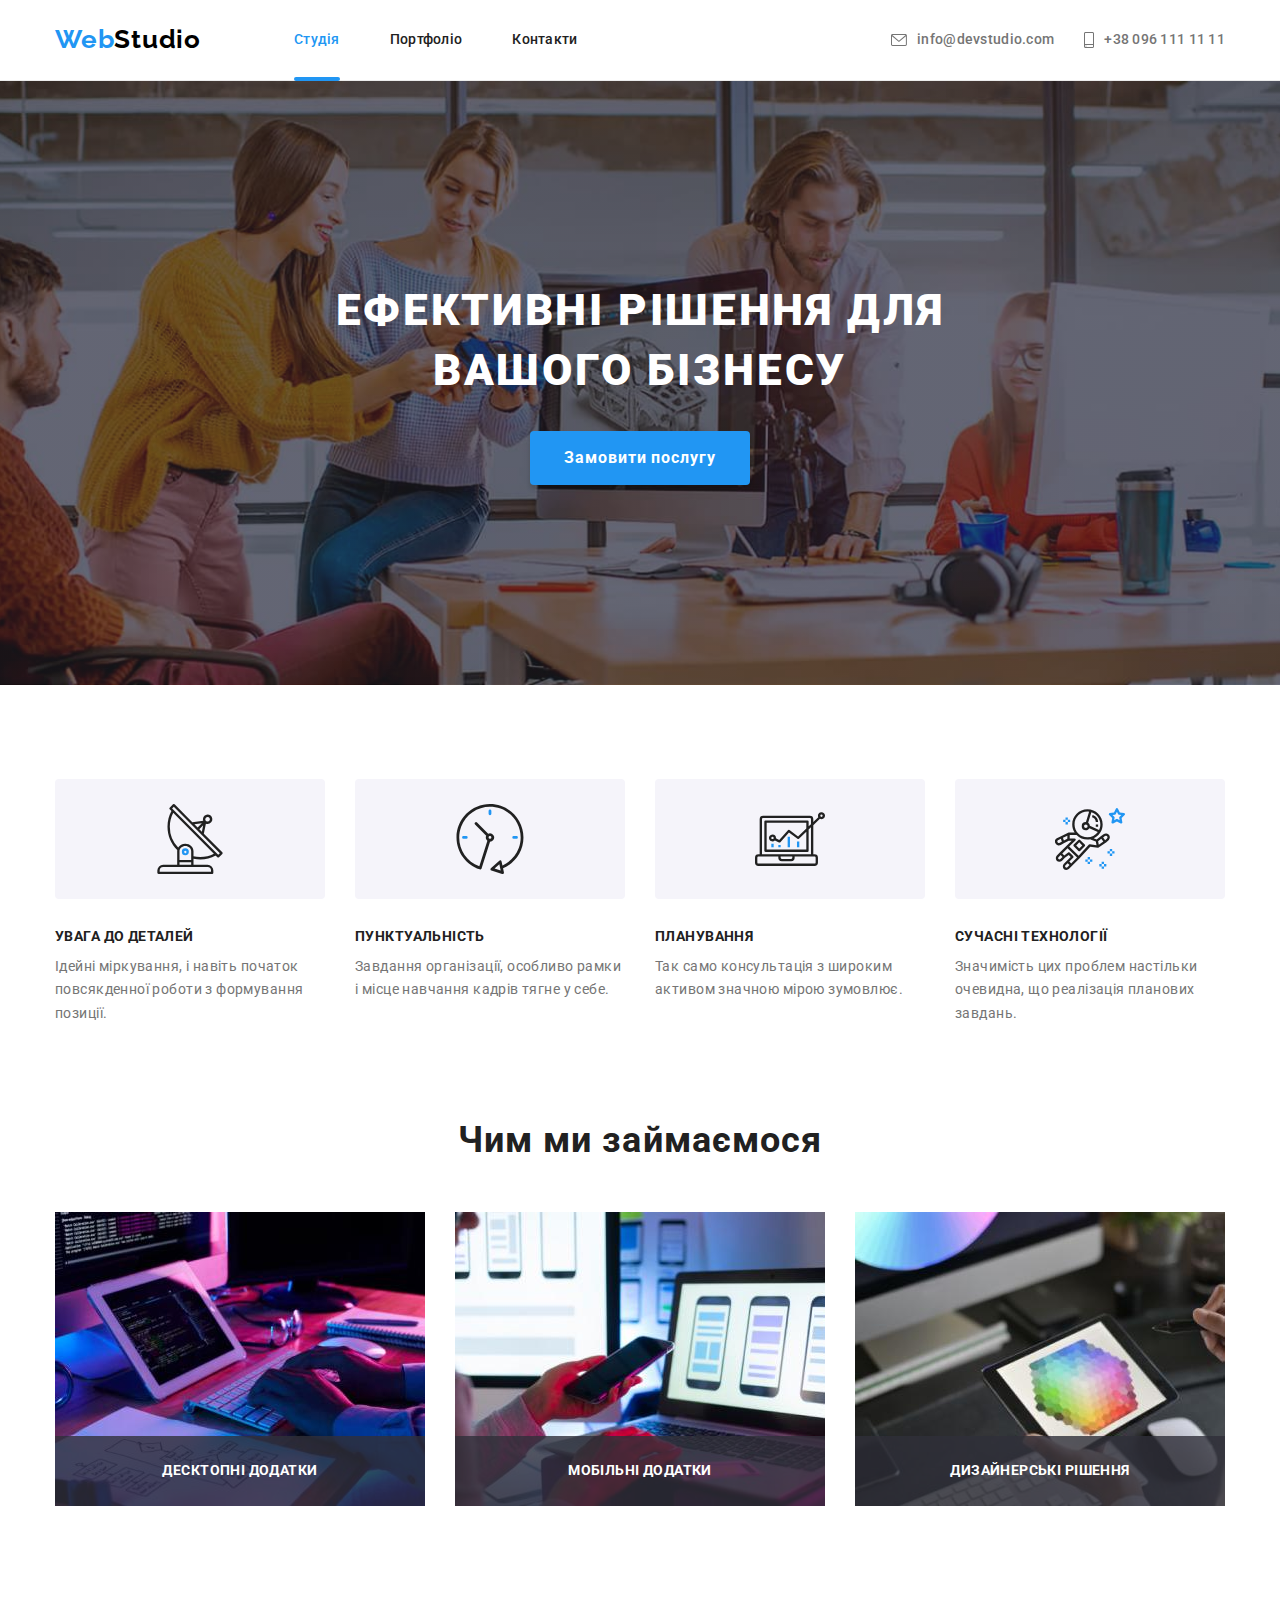
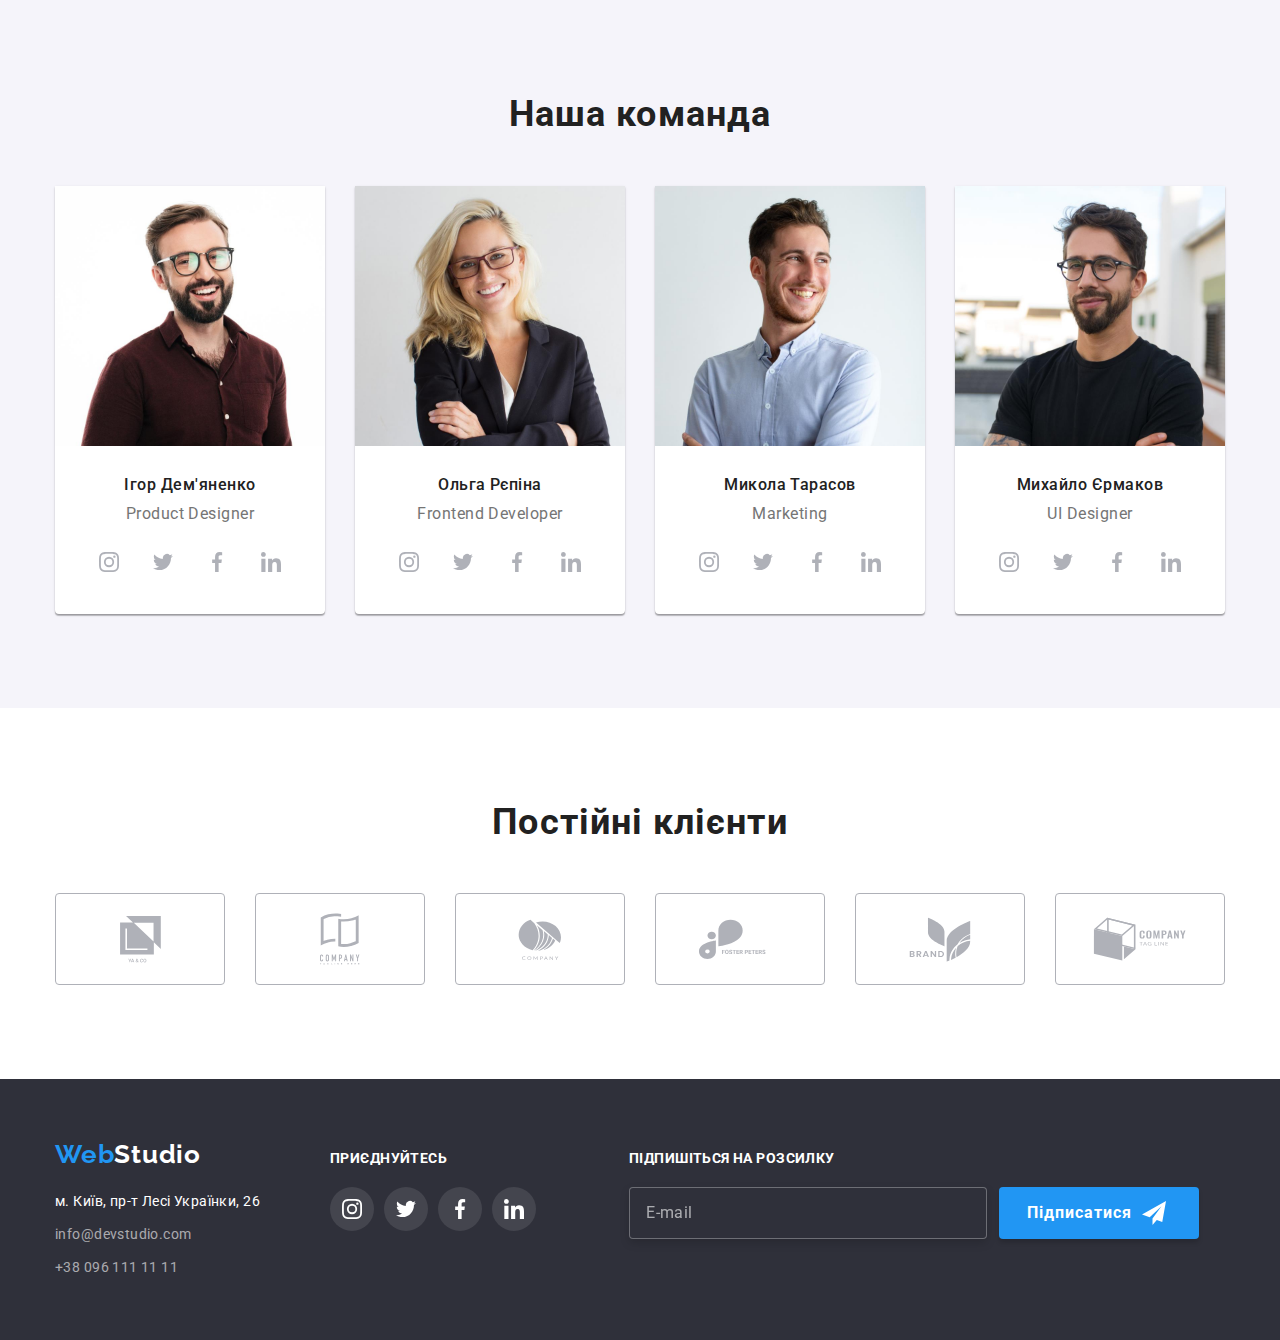
<file: index.html>
<!DOCTYPE html>
<html lang="uk">
<head>
    <meta charset="UTF-8">
    <meta http-equiv="X-UA-Compatible" content="IE=edge">
    <meta name="viewport" content="width=device-width, initial-scale=1.0">

    <link rel="preconnect" href="https://fonts.googleapis.com">
    <link rel="preconnect" href="https://fonts.gstatic.com" crossorigin>
    <link href="https://fonts.googleapis.com/css2?family=Raleway:wght@700&family=Roboto:wght@400;500;700;900&display=swap"
        rel="stylesheet">

    <title>Сайт-Студія</title>

    <link rel="stylesheet" href="https://cdnjs.cloudflare.com/ajax/libs/modern-normalize/1.1.0/modern-normalize.min.css">
    <link rel="stylesheet" href="./css/main.min.css">
</head>

<body>
  
    <!--header-->
    <header class="page-header">
        <div class="container container--header">
            
            <nav class="bloc-nav">
                <a class="logo bloc-nav__logo" href="./index.html">
                    Web<span class="logo__accent">Studio</span>
                </a>
        
                <ul class="navigation-list">
                    <li class="navigation-list__item"><a class="navigation-list__link navigation-list__link--current" href="./index.html">Студія</a></li>
                    <li class="navigation-list__item"><a class="navigation-list__link" href="./portfolio.html">Портфоліо</a></li>
                    <li class="navigation-list__item"><a class="navigation-list__link" href="">Контакти</a></li>
                </ul>
            </nav>
        
            <ul class="contact-list">
                <li class="contact-list__item">
                    <a class="contact-list__link" href="mailto:info@devstudio.com">
                        <svg class="contact-list__icon" width="16" height="12">
                            <use href="./images/icons.svg#icon-envelope"></use>
                        </svg>
                        info@devstudio.com   
                    </a>
                </li>  

                <li class="contact-list__item">
                    <a class="contact-list__link" href="tel:+380961111111">
                        <svg class="contact-list__icon" width="10" height="16">
                            <use href="./images/icons.svg#icon-phone"></use>
                        </svg>
                        +38 096 111 11 11   
                    </a>
                </li> 
            </ul>
            
        </div>

    </header>
    
    <!--main Студія-->
    <main class="page-studio">

        <!-- Секція "hero" -->
        <section class="hero hero--overlay">
            <h1 class="hero__title">Ефективні рішення для вашого бізнесу</h1>
            <button data-modal-open class="hero__btn" type="button">Замовити послугу</button>  
        </section>
    
        <!-- Секція "advantage" -->
        <section class="section">
            <div class="container">
    
                <!--Скритий заголовок-->
                <h2 class="visually-hidden">Наші переваги</h2>
                <ul class="advantage-list">
                    <li class="advantage-list__item">
                        <div class="advantage-list__icon">
                            <svg width="70" height="70">
                                <use href="./images/icons.svg#icon-antenna"></use>
                            </svg>   
                        </div>

                        <h3 class="advantage-list__title">УВАГА ДО ДЕТАЛЕЙ</h3>
                        <p class="advantage-list__descr">Ідейні міркування, і 
                            навіть початок повсякденної роботи з формування
                            позиції.
                        </p>
                    </li>

                    <li class="advantage-list__item">
                        <div class="advantage-list__icon">
                            <svg width="70" height="70">
                                <use href="./images/icons.svg#icon-clock"></use>
                            </svg>   
                        </div>

                        <h3 class="advantage-list__title">ПУНКТУАЛЬНІСТЬ</h3>
                        <p class="advantage-list__descr">Завдання організації, особливо 
                            рамки і місце навчання кадрів тягне у себе.
                        </p>
                    </li>

                    <li class="advantage-list__item">
                        <div class="advantage-list__icon">
                            <svg width="70" height="70">
                                <use href="./images/icons.svg#icon-diagram"></use>
                            </svg>   
                        </div>

                        <h3 class="advantage-list__title">ПЛАНУВАННЯ</h3>
                        <p class="advantage-list__descr">Так само консультація з широким 
                            активом значною мірою зумовлює.
                        </p>
                    </li>

                    <li class="advantage-list__item">
                        <div class="advantage-list__icon">
                            <svg width="70" height="70">
                                <use href="./images/icons.svg#icon-astronaut"></use>
                            </svg>   
                        </div>

                        <h3 class="advantage-list__title">СУЧАСНІ ТЕХНОЛОГІЇ</h3>
                        <p class="advantage-list__descr">Значимість цих проблем настільки 
                            очевидна, що реалізація планових завдань.
                        </p>
                    </li>
                </ul>
            </div>
        </section>
    
        <!-- Секція "work"-->
        <section class="section section--work">
            <div class="container">
    
                <h2 class="work-title">Чим ми займаємося</h2>
                <ul class="work-list">
                    <li class="work-list__item">
                        <div class="work-list__box">
                            <img src="./images/box-1.jpg" alt="Програмуємо алгоритми роботи" width="370" height="294">
                            <h3 class="work-list__title">Десктопні додатки</h3>
                        </div>
                    </li>

                    <li class="work-list__item">
                        <div class="work-list__box">
                            <img src="./images/box-2.jpg" alt="Розробляємо макети застосунків для телефонів" width="370" height="294">
                            <h3 class="work-list__title">Мобільні додатки</h3>
                        </div>
                    </li>

                    <li class="work-list__item">
                        <div class="work-list__box">
                            <img src="./images/box-3.jpg" alt="Використовуємо палітру кольорів" width="370" height="294">
                            <h3 class="work-list__title">Дизайнерські рішення</h3>
                        </div>
                    </li>

                </ul>
            </div>
        </section>
    
        <!-- Секція "team"-->
        <section class="section section--team">
            <div class="container">
    
                <h2 class="team-title">Наша команда</h2>
                <ul class="team-list">
                    <li class="team-list__item">
                        <img src="./images/igor.jpg" alt="Фото Ігоря Дем'яненко" width="270" height="260">
                        
                        <div class="team-list__card">
                            <h3 class="team-list__title">Ігор Дем'яненко</h3>
                            <p class="team-list__descr">Product Designer</p>

                            <!-- Блок social-list -->

                            <ul class="social-list">
                                <li class="social-list__item">
                                    <a class="social-list__link" aria-label="Instagram" href="">
                                        <svg class="social-list__icon" width="20" height="20">
                                            <use href="./images/icons.svg#icon-instagram"></use>
                                        </svg>   
                                    </a>
                                </li>  

                                <li class="social-list__item">
                                    <a class="social-list__link" aria-label="Twitter" href="">
                                        <svg class="social-list__icon" width="20" height="20">
                                            <use href="./images/icons.svg#icon-twitter"></use>
                                        </svg>   
                                    </a>
                                </li>  

                                <li class="social-list__item">
                                    <a class="social-list__link" aria-label="Facebook" href="">
                                        <svg class="social-list__icon" width="20" height="20">
                                            <use href="./images/icons.svg#icon-facebook"></use>
                                        </svg>   
                                    </a>
                                </li> 
                                
                                <li class="social-list__item">
                                    <a class="social-list__link" aria-label="Linkedin" href="">
                                        <svg class="social-list__icon" width="20" height="20">
                                            <use href="./images/icons.svg#icon-linkedin"></use>
                                        </svg>   
                                    </a>
                                </li>  
                            </ul>  

                        </div>

                    </li>

                    <li class="team-list__item">
                        <img src="./images/olga.jpg" alt="Фото Ольги Рєпіної" width="270" height="260">

                        <div class="team-list__card">
                            <h3 class="team-list__title">Ольга Рєпіна</h3>
                            <p class="team-list__descr">Frontend Developer</p>

                            <!-- Блок social-list -->

                            <ul class="social-list">
                                <li class="social-list__item">
                                    <a class="social-list__link" aria-label="Instagram" href="">
                                        <svg class="social-list__icon" width="20" height="20">
                                            <use href="./images/icons.svg#icon-instagram"></use>
                                        </svg>   
                                    </a>
                                </li>  

                                <li class="social-list__item">
                                    <a class="social-list__link" aria-label="Twitter" href="">
                                        <svg class="social-list__icon" width="20" height="20">
                                            <use href="./images/icons.svg#icon-twitter"></use>
                                        </svg>   
                                    </a>
                                </li>  

                                <li class="social-list__item">
                                    <a class="social-list__link" aria-label="Facebook" href="">
                                        <svg class="social-list__icon" width="20" height="20">
                                            <use href="./images/icons.svg#icon-facebook"></use>
                                        </svg>   
                                    </a>
                                </li> 
                                
                                <li class="social-list__item">
                                    <a class="social-list__link" aria-label="Linkedin" href="">
                                        <svg class="social-list__icon" width="20" height="20">
                                            <use href="./images/icons.svg#icon-linkedin"></use>
                                        </svg>   
                                    </a>
                                </li>  
                            </ul>  

                        </div>

                    </li>

                    <li class="team-list__item">
                        <img src="./images/mykola.jpg" alt="Фото Миколи Тарасова" width="270" height="260">

                        <div class="team-list__card">
                            <h3 class="team-list__title">Микола Тарасов</h3>
                            <p class="team-list__descr">Marketing</p>

                            <!-- Блок social-list -->

                            <ul class="social-list">
                                <li class="social-list__item">
                                    <a class="social-list__link" aria-label="Instagram" href="">
                                        <svg class="social-list__icon" width="20" height="20">
                                            <use href="./images/icons.svg#icon-instagram"></use>
                                        </svg>   
                                    </a>
                                </li>  

                                <li class="social-list__item">
                                    <a class="social-list__link" aria-label="Twitter" href="">
                                        <svg class="social-list__icon" width="20" height="20">
                                            <use href="./images/icons.svg#icon-twitter"></use>
                                        </svg>   
                                    </a>
                                </li>  

                                <li class="social-list__item">
                                    <a class="social-list__link" aria-label="Facebook" href="">
                                        <svg class="social-list__icon" width="20" height="20">
                                            <use href="./images/icons.svg#icon-facebook"></use>
                                        </svg>   
                                    </a>
                                </li> 
                                
                                <li class="social-list__item">
                                    <a class="social-list__link" aria-label="Linkedin" href="">
                                        <svg class="social-list__icon" width="20" height="20">
                                            <use href="./images/icons.svg#icon-linkedin"></use>
                                        </svg>   
                                    </a>
                                </li>  
                            </ul>  

                        </div>

                    </li>

                    <li class="team-list__item">
                        <img src="./images/mykhailo.jpg" alt="Фото Михайла Єрмакова" width="270" height="260">

                        <div class="team-list__card">
                            <h3 class="team-list__title">Михайло Єрмаков</h3>
                            <p class="team-list__descr">UI Designer</p>

                            <!-- Блок social-list -->

                           <ul class="social-list">
                                <li class="social-list__item">
                                    <a class="social-list__link" aria-label="Instagram" href="">
                                        <svg class="social-list__icon" width="20" height="20">
                                            <use href="./images/icons.svg#icon-instagram"></use>
                                        </svg>   
                                    </a>
                                </li>  

                                <li class="social-list__item">
                                    <a class="social-list__link" aria-label="Twitter" href="">
                                        <svg class="social-list__icon" width="20" height="20">
                                            <use href="./images/icons.svg#icon-twitter"></use>
                                        </svg>   
                                    </a>
                                </li>  

                                <li class="social-list__item">
                                    <a class="social-list__link" aria-label="Facebook" href="">
                                        <svg class="social-list__icon" width="20" height="20">
                                            <use href="./images/icons.svg#icon-facebook"></use>
                                        </svg>   
                                    </a>
                                </li> 
                                
                                <li class="social-list__item">
                                    <a class="social-list__link" aria-label="Linkedin" href="">
                                        <svg class="social-list__icon" width="20" height="20">
                                            <use href="./images/icons.svg#icon-linkedin"></use>
                                        </svg>   
                                    </a>
                                </li>  
                            </ul>  

                        </div>

                    </li>

                </ul>
    
            </div>
        </section>

        <!-- Секція "clients"-->
        <section class="section">
            <div class="container">

                <h2 class="clients-title">Постійні клієнти</h2>
                <ul class="clients-list">
                    <li class="clients-list__item">
                        <a class="clients-list__link" href="">
                            <svg class="clients-list__icon" width="41" height="46.7">
                                <use href="./images/icons.svg#icon-cl1-ya-co"></use>
                            </svg>   
                        </a>
                    </li>  

                    <li class="clients-list__item">
                        <a class="clients-list__link" href="">
                            <svg class="clients-list__icon" width="40" height="52">
                                <use href="./images/icons.svg#icon-cl2-tagline"></use>
                            </svg>   
                        </a>
                    </li>  

                    <li class="clients-list__item">
                        <a class="clients-list__link" href="">
                            <svg class="clients-list__icon" width="43.46" height="41.18">
                                <use href="./images/icons.svg#icon-cl3-company"></use>
                            </svg>   
                        </a>
                    </li>  

                    <li class="clients-list__item">
                        <a class="clients-list__link" href="">
                            <svg class="clients-list__icon" width="84.44" height="40.62">
                                <use href="./images/icons.svg#icon-cl4-foster"></use>
                            </svg>   
                        </a>
                    </li>  

                    <li class="clients-list__item">
                        <a class="clients-list__link" href="">
                            <svg class="clients-list__icon" width="62.54" height="45.43">
                                <use href="./images/icons.svg#icon-cl5-brand"></use>
                            </svg>   
                        </a>
                    </li> 
                    
                    <li class="clients-list__item">
                        <a class="clients-list__link" href="">
                            <svg class="clients-list__icon" width="93.79" height="43.93">
                                <use href="./images/icons.svg#icon-cl6-tag-line"></use>
                            </svg>   
                        </a>
                    </li>  
                </ul>
            </div>
        </section>
    
    </main>

    <!--footer-->
    <footer class="page-footer">
        <div class="container container--footer">
    
            <div class="bloc-residence">
                <a class="logo bloc-residence__logo" href="./index.html">
                    Web<span class="logo__accent bloc-residence__logo__accent">Studio</span>
                </a>

                <address class="residence">
                    <ul class="residence-list">
                        <li class="residence-list__item"><a class="residence-list__descr" href="https://goo.gl/maps/CPtrU1FHBa2aNyZL9" target="_blank"
                            rel="noopener noreferrer nofollow">м. Київ, пр-т Лесі Українки, 26</a>
                        </li>
                        <li class="residence-list__item"><a class="residence-list__link" href="mailto:info@devstudio.com">info@devstudio.com</a></li>
                        <li class="residence-list__item"><a class="residence-list__link" href="tel:+380961111111">+38 096 111 11 11</a></li>
                    </ul>
                </address>
            </div>

            <div class="bloc-join">
                <h3 class="bloc-join__title"><em class="bloc-join__slogan">Приєднуйтесь</em></h3>
                
                <!-- Блок  social-list -->

                <ul class="social-list">
                    <li class="social-list__item">
                        <a class="social-list__link bloc-join__social-list__link" aria-label="Instagram" href="">
                            <svg class="social-list__icon" width="20" height="20">
                                <use href="./images/icons.svg#icon-instagram"></use>
                            </svg>   
                        </a>
                    </li>  

                    <li class="social-list__item">
                        <a class="social-list__link bloc-join__social-list__link" aria-label="Twitter" href="">
                            <svg class="social-list__icon" width="20" height="20">
                                <use href="./images/icons.svg#icon-twitter"></use>
                            </svg>   
                        </a>
                    </li>  

                    <li class="social-list__item">
                        <a class="social-list__link bloc-join__social-list__link" aria-label="Facebook" href="">
                            <svg class="social-list__icon" width="20" height="20">
                                <use href="./images/icons.svg#icon-facebook"></use>
                            </svg>   
                        </a>
                    </li> 
                                
                    <li class="social-list__item">
                        <a class="social-list__link bloc-join__social-list__link" aria-label="Linkedin" href="">
                            <svg class="social-list__icon" width="20" height="20">
                                <use href="./images/icons.svg#icon-linkedin"></use>
                            </svg>   
                        </a>
                    </li>

                </ul>  
            </div>

            <div class="bloc-send">
                <p class="bloc-send__title">Підпишіться на розсилку</p>

                <form class="bloc-send__form">
                    <input class="bloc-send__input" type="email" name="send-mail" id="send-mail" placeholder="E-mail">

                    <button class="bloc-send__btn-submit" type="submit">Підписатися
                        <svg class="bloc-send__icon" width="24" height="24">
                            <use href="./images/icons.svg#icon-send"></use>
                        </svg>
                    </button> 

                </form>
            </div>

        </div>

    </footer>
        
    <!--Модальне вікно-->
    <div class="backdrop backdrop--is-hidden" data-modal>
        <div class="modal">
            <button data-modal-close class="modal__btn-close" type="button">
                <svg class="modal__icon-close" width="18" height="18">
                    <use href="./images/icons.svg#icon-close"></use>
                </svg>
            </button>

            <p class="modal__title">Залиште свої дані, ми вам передзвонимо</p>

            <form class="form">
                <label class="form__field" for="name">Ім'я
                    <input class="form__input" type="text" name="name" id="name">

                    <svg class="form__icon" width="18" height="18">
                        <use href="./images/icons.svg#icon-person-black"></use>
                    </svg>
                </label>
                
                <label class="form__field" for="tel">Телефон
                    <input class="form__input" type="tel" name="tel" id="tel">

                    <svg class="form__icon" width="18" height="18">
                        <use href="./images/icons.svg#icon-phone-black"></use>
                    </svg>
                </label>

                <label class="form__field" for="mail">Пошта
                    <input class="form__input" type="email" name="mail" id="mail">

                    <svg class="form__icon" width="18" height="18">
                        <use href="./images/icons.svg#icon-email-black"></use>
                    </svg>
                </label>
                
                <label class="form__field form__field--last" for="comment">Коментар
                    <textarea class="form__textarea" name="comment" id="comment" placeholder="Введіть текст"></textarea>
                </label>
                
                <div class="form__check">
                    <label class="form__label-check" for="check">Погоджуюся з розсилкою та приймаю
                        <input class="form__input-check" type="checkbox" name="check" value="checked" id="check">
                        <svg class="form__icon-check" width="16" height="15">
                            <use href="./images/icons.svg#icon-check"></use>
                        </svg>
                    </label>
                    
                    <div class="form__contract-check">
                        <a class="form__link-contract" href="">Умови договору</a>
                    </div>

                </div>

                <div class="form__bloc-btn">
                    <button class="form__btn-submit" type="submit">Відправити</button>
                </div>   

            </form>

        </div>
    </div>

    <script src="./js/modal.js"></script>
</body>
</html>
</file>
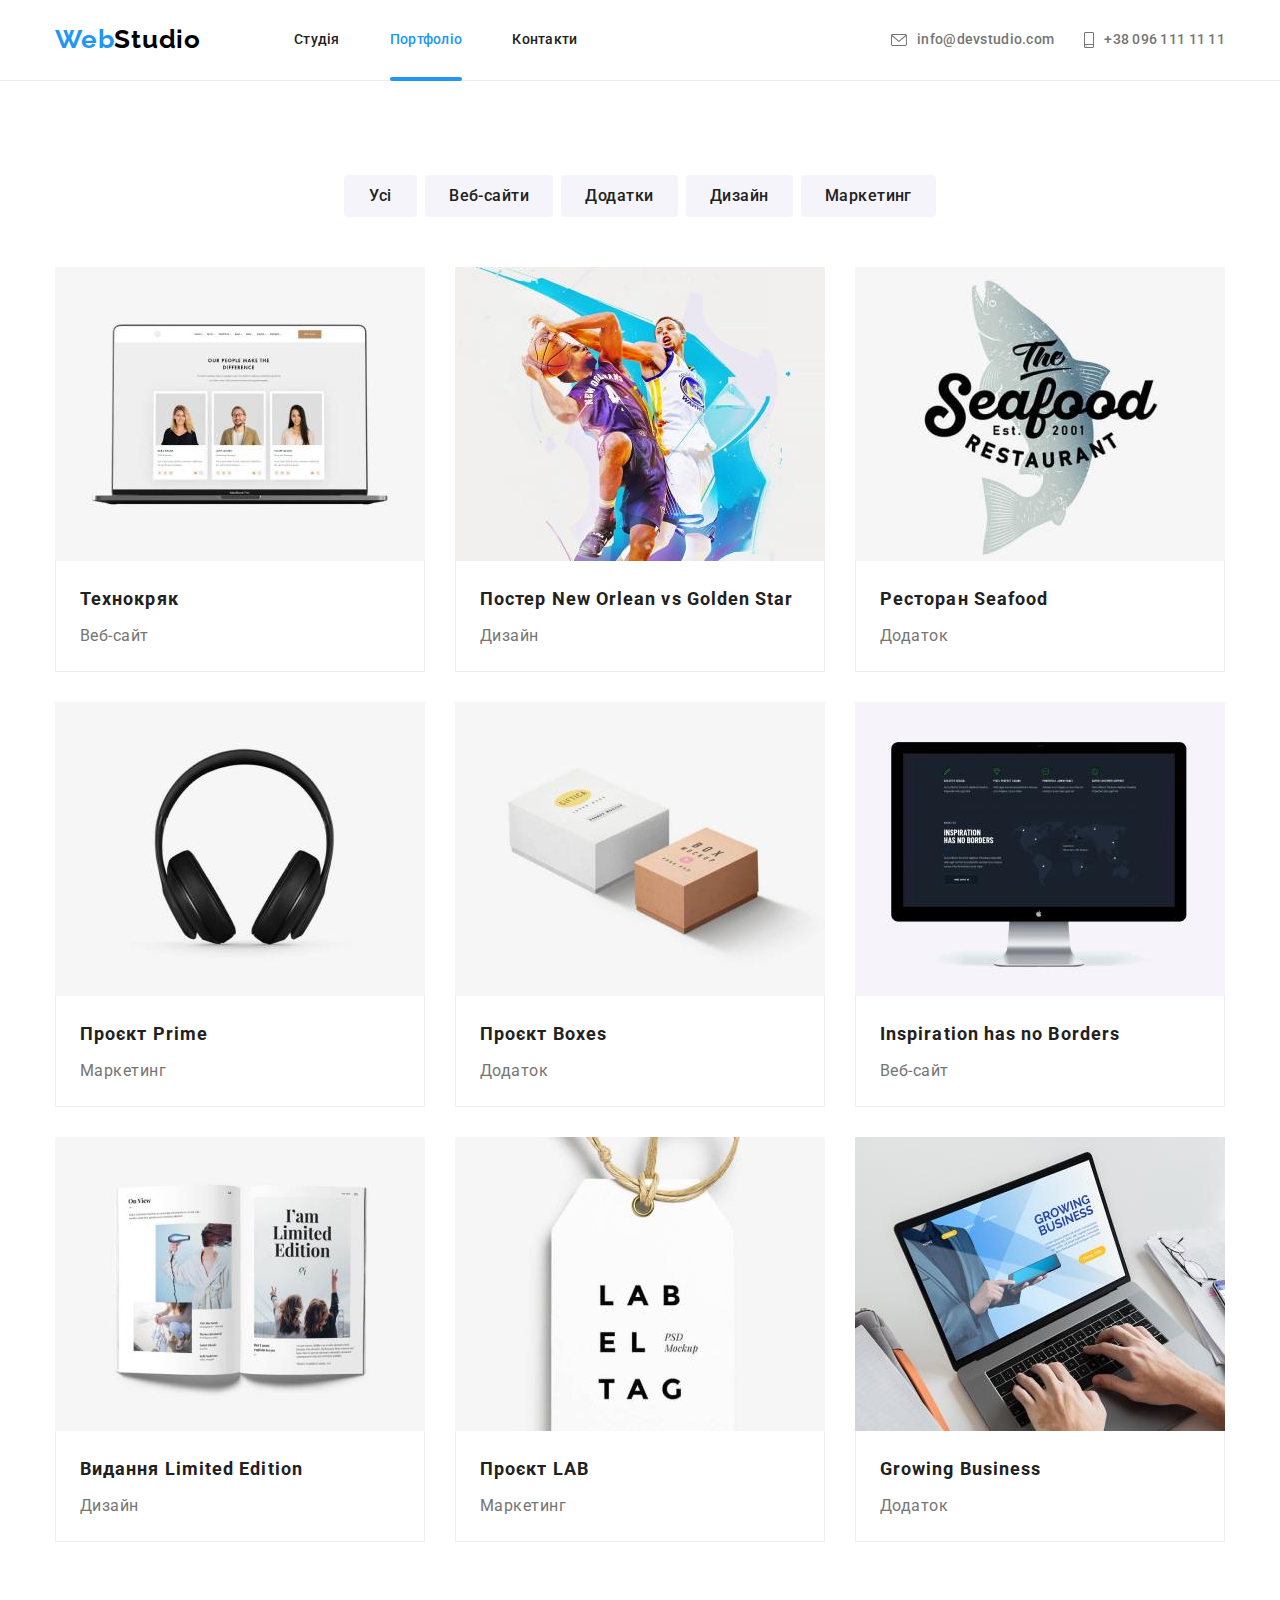
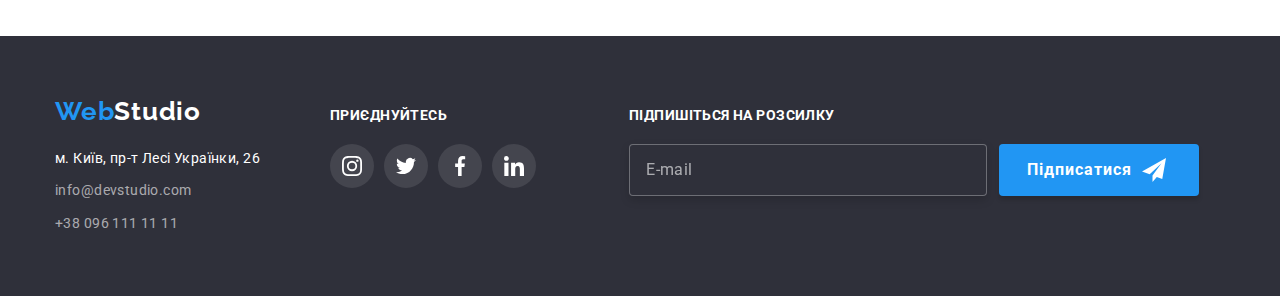
<file: portfolio.html>
<!DOCTYPE html>
<html lang="uk">
<head>
    <meta charset="UTF-8">
    <meta http-equiv="X-UA-Compatible" content="IE=edge">
    <meta name="viewport" content="width=device-width, initial-scale=1.0">
    <link rel="preconnect" href="https://fonts.googleapis.com">
    <link rel="preconnect" href="https://fonts.gstatic.com" crossorigin>
    <link href="https://fonts.googleapis.com/css2?family=Raleway:wght@700&family=Roboto:wght@400;500;700;900&display=swap"
        rel="stylesheet">
        
    <title>Сайт-Студія</title>

    <link rel="stylesheet" href="https://cdnjs.cloudflare.com/ajax/libs/modern-normalize/1.1.0/modern-normalize.min.css">
    <link rel="stylesheet" href="./css/main.min.css">
</head>
<body>

    <!--header-->
    <header class="page-header">
        <div class="container container--header">
            
            <nav class="bloc-nav">
                <a class="logo bloc-nav__logo" href="./index.html">
                    Web<span class="logo__accent">Studio</span>
                </a>
        
                <ul class="navigation-list">
                    <li class="navigation-list__item"><a class="navigation-list__link" href="./index.html">Студія</a></li>
                    <li class="navigation-list__item"><a class="navigation-list__link navigation-list__link--current" href="./portfolio.html">Портфоліо</a></li>
                    <li class="navigation-list__item"><a class="navigation-list__link" href="">Контакти</a></li>
                </ul>
            </nav>
        
            <ul class="contact-list">
                <li class="contact-list__item">
                    <a class="contact-list__link" href="mailto:info@devstudio.com">
                        <svg class="contact-list__icon" width="16" height="12">
                            <use href="./images/icons.svg#icon-envelope"></use>
                        </svg>
                        info@devstudio.com   
                    </a>
                </li>  

                <li class="contact-list__item">
                    <a class="contact-list__link" href="tel:+380961111111">
                        <svg class="contact-list__icon" width="10" height="16">
                            <use href="./images/icons.svg#icon-phone"></use>
                        </svg>
                        +38 096 111 11 11   
                    </a>
                </li> 
            </ul>
            
        </div>
    </header>
    
    <!--main Портфоліо-->
    <main class="page-portfolio">

        <!-- Секція "project" -->
        <section class="section">
            <div class="container">

                <!--Скритий заголовок-->
                <h1 class="visually-hidden">Портфоліо</h1>
                <ul class="filter-list">
                    <li class="filter-list__item">
                        <button class="filter-list__btn" type="button">Усі</button>
                    </li>
                    <li class="filter-list__item">
                        <button class="filter-list__btn" type="button">Веб-сайти</button>
                    </li>
                    <li class="filter-list__item">
                        <button class="filter-list__btn" type="button">Додатки</button>
                    </li>
                    <li class="filter-list__item">
                        <button class="filter-list__btn" type="button">Дизайн</button>
                    </li>
                    <li class="filter-list__item">
                        <button class="filter-list__btn" type="button">Маркетинг</button>
                    </li>
                </ul>
            
                <ul class="project-list">
                    <li class="project-list__item">
                        <a class="project-list__link" href="">

                            <div class="project-list__container">
                                <img src="./images/web-technokr.jpg" alt="Вигляд сайту Технокряк" width="370" height="294">
                                
                                <!-- Вспливаюча картка -->
                                <div class="project-list__overlay">
                                    <p class="project-list__text">
                                        Ресурс пропонує комплексні пропозиції з різним рівнем 
                                        функціоналу та сервісів. Все це дозволить відвідувачу 
                                        отримати вичерпні відомості про компанію чи приватну особу.
                                    </p>
                                </div>
                            </div>

                            <div class="project-list__card">
                                <h2 class="project-list__title">Технокряк</h2>
                                <p class="project-list__descr">Веб-сайт</p>
                            </div>
                        </a>
                    </li>

                    <li class="project-list__item">
                        <a class="project-list__link" href="">

                            <div class="project-list__container">
                                <img src="./images/des-basket.jpg" alt="Два баскетболіста з м'ячем" width="370" height="294">
                            
                                <!-- Вспливаюча картка -->
                                <div class="project-list__overlay">
                                    <p class="project-list__text">
                                        Ресурс пропонує комплексні пропозиції з різним рівнем 
                                        функціоналу та сервісів. Все це дозволить відвідувачу 
                                        отримати вичерпні відомості про компанію чи приватну особу.
                                    </p>
                                </div>
                            </div>

                            <div class="project-list__card">
                                <h2 class="project-list__title">Постер New Orlean vs Golden Star</h2>
                                <p class="project-list__descr">Дизайн</p>
                            </div>
                        </a>
                    </li>

                    <li class="project-list__item">
                        <a class="project-list__link" href="">

                            <div class="project-list__container">
                                <img src="./images/add-seafood.jpg" alt="Логотип ресторану Seafood" width="370" height="294">

                                <!-- Вспливаюча картка -->
                                <div class="project-list__overlay">
                                    <p class="project-list__text">
                                        Ресурс пропонує комплексні пропозиції з різним рівнем 
                                        функціоналу та сервісів. Все це дозволить відвідувачу 
                                        отримати вичерпні відомості про компанію чи приватну особу.
                                    </p>
                                </div>
                            </div>

                            <div class="project-list__card">
                                <h2 class="project-list__title">Ресторан Seafood</h2>
                                <p class="project-list__descr">Додаток</p>
                            </div>    
                        </a>
                    </li>

                    <li class="project-list__item">
                        <a class="project-list__link" href="">

                            <div class="project-list__container">
                                <img src="./images/mark-prime.jpg" alt="Великі навушники" width="370" height="294">

                                <!-- Вспливаюча картка -->
                                <div class="project-list__overlay">
                                    <p class="project-list__text">
                                        Ресурс пропонує комплексні пропозиції з різним рівнем 
                                        функціоналу та сервісів. Все це дозволить відвідувачу 
                                        отримати вичерпні відомості про компанію чи приватну особу.
                                    </p>
                                </div>
                            </div>

                            <div class="project-list__card">
                                <h2 class="project-list__title">Проєкт Prime</h2>
                                <p class="project-list__descr">Маркетинг</p>
                            </div>
                        </a>
                    </li>

                    <li class="project-list__item">
                        <a class="project-list__link" href="">

                            <div class="project-list__container">
                                <img src="./images/add-boxes.jpg" alt="Вигляд додатку Boxes" width="370" height="294">

                                <!-- Вспливаюча картка -->
                                <div class="project-list__overlay">
                                    <p class="project-list__text">
                                        Ресурс пропонує комплексні пропозиції з різним рівнем 
                                        функціоналу та сервісів. Все це дозволить відвідувачу 
                                        отримати вичерпні відомості про компанію чи приватну особу.
                                    </p>
                                </div>
                            </div>

                            <div class="project-list__card">
                                <h2 class="project-list__title">Проєкт Boxes</h2>
                                <p class="project-list__descr">Додаток</p>
                            </div>
                        </a>
                    </li>

                    <li class="project-list__item">
                        <a class="project-list__link" href="">

                            <div class="project-list__container">
                                <img src="./images/web-inspiration.jpg" alt="Монітор комп'ютера" width="370" height="294">

                                <!-- Вспливаюча картка -->
                                <div class="project-list__overlay">
                                    <p class="project-list__text">
                                        Ресурс пропонує комплексні пропозиції з різним рівнем 
                                        функціоналу та сервісів. Все це дозволить відвідувачу 
                                        отримати вичерпні відомості про компанію чи приватну особу.
                                    </p>
                                </div>
                            </div>

                            <div class="project-list__card">
                                <h2 class="project-list__title">Inspiration has no Borders</h2>
                                <p class="project-list__descr">Веб-сайт</p>
                            </div>
                        </a>
                    </li>

                    <li class="project-list__item">
                        <a class="project-list__link" href="">

                            <div class="project-list__container">
                                <img src="./images/des-limited.jpg" alt="Журнал Limited Edition" width="370" height="294">

                                <!-- Вспливаюча картка -->
                                <div class="project-list__overlay">
                                    <p class="project-list__text">
                                        Ресурс пропонує комплексні пропозиції з різним рівнем 
                                        функціоналу та сервісів. Все це дозволить відвідувачу 
                                        отримати вичерпні відомості про компанію чи приватну особу.
                                    </p>
                                </div>
                            </div>

                            <div class="project-list__card">
                                <h2 class="project-list__title">Видання Limited Edition</h2>
                                <p class="project-list__descr">Дизайн</p>
                            </div>
                        </a>
                    </li>

                    <li class="project-list__item">
                        <a class="project-list__link" href="">

                            <div class="project-list__container">
                                <img src="./images/mark-lab.jpg" alt="Логотип проєкту LAB" width="370" height="294">

                                <!-- Вспливаюча картка -->
                                <div class="project-list__overlay">
                                    <p class="project-list__text">
                                        Ресурс пропонує комплексні пропозиції з різним рівнем 
                                        функціоналу та сервісів. Все це дозволить відвідувачу 
                                        отримати вичерпні відомості про компанію чи приватну особу.
                                    </p>
                                </div>
                            </div>

                            <div class="project-list__card">
                                <h2 class="project-list__title">Проєкт LAB</h2>
                                <p class="project-list__descr">Маркетинг</p>
                            </div>
                        </a>
                    </li>

                    <li class="project-list__item">
                        <a class="project-list__link" href="">

                            <div class="project-list__container">
                                <img src="./images/add-business.jpg" alt="Ноутбук з додатком Growing Business" width="370" height="294">

                                <!-- Вспливаюча картка -->
                                <div class="project-list__overlay">
                                    <p class="project-list__text">
                                        Ресурс пропонує комплексні пропозиції з різним рівнем 
                                        функціоналу та сервісів. Все це дозволить відвідувачу 
                                        отримати вичерпні відомості про компанію чи приватну особу.
                                    </p>
                                </div>
                            </div>

                            <div class="project-list__card">
                                <h2 class="project-list__title">Growing Business</h2>
                                <p class="project-list__descr">Додаток</p>
                            </div>
                        </a>
                    </li>
                </ul>

            </div>
        </section>

    </main>

    <!--footer-->
   <footer class="page-footer">
        <div class="container container--footer">
    
            <div class="bloc-residence">
                <a class="logo bloc-residence__logo" href="./index.html">
                    Web<span class="logo__accent bloc-residence__logo__accent">Studio</span>
                </a>

                <address class="residence">
                    <ul class="residence-list">
                        <li class="residence-list__item"><a class="residence-list__descr" href="https://goo.gl/maps/CPtrU1FHBa2aNyZL9" target="_blank"
                            rel="noopener noreferrer nofollow">м. Київ, пр-т Лесі Українки, 26</a>
                        </li>
                        <li class="residence-list__item"><a class="residence-list__link" href="mailto:info@devstudio.com">info@devstudio.com</a></li>
                        <li class="residence-list__item"><a class="residence-list__link" href="tel:+380961111111">+38 096 111 11 11</a></li>
                    </ul>
                </address>
            </div>

            <div class="bloc-join">
                <h3 class="bloc-join__title"><em class="bloc-join__slogan">Приєднуйтесь</em></h3>

                <!-- Блок  social-list -->

                <ul class="social-list">
                    <li class="social-list__item">
                        <a class="social-list__link bloc-join__social-list__link" aria-label="Instagram" href="">
                            <svg class="social-list__icon" width="20" height="20">
                                <use href="./images/icons.svg#icon-instagram"></use>
                            </svg>   
                        </a>
                    </li>  

                    <li class="social-list__item">
                        <a class="social-list__link bloc-join__social-list__link" aria-label="Twitter" href="">
                            <svg class="social-list__icon" width="20" height="20">
                                <use href="./images/icons.svg#icon-twitter"></use>
                            </svg>   
                        </a>
                    </li>  

                    <li class="social-list__item">
                        <a class="social-list__link bloc-join__social-list__link" aria-label="Facebook" href="">
                            <svg class="social-list__icon" width="20" height="20">
                                <use href="./images/icons.svg#icon-facebook"></use>
                            </svg>   
                        </a>
                    </li> 
                                
                    <li class="social-list__item">
                        <a class="social-list__link bloc-join__social-list__link" aria-label="Linkedin" href="">
                            <svg class="social-list__icon" width="20" height="20">
                                <use href="./images/icons.svg#icon-linkedin"></use>
                            </svg>   
                        </a>
                    </li> 

                </ul>
            </div>

            <div class="bloc-send">
                <p class="bloc-send__title">Підпишіться на розсилку</p>

                <form class="bloc-send__form">
                    <input class="bloc-send__input" type="email" name="send-mail" id="send-mail" placeholder="E-mail">

                    <button class="bloc-send__btn-submit" type="submit">Підписатися
                        <svg class="bloc-send__icon" width="24" height="24">
                            <use href="./images/icons.svg#icon-send"></use>
                        </svg>
                    </button> 

                </form>
            </div>

        </div>

    </footer>

</body>
</html>
</file>
<file: css/main.min.css>
:root{--primary-text-color: #757575;--secondary-text-color:#000000;--title-text-color: #212121;--accent-text-color:#FFFFFF;--link-text-color: rgba(255, 255, 255, 0.6);--primary-accent-color: #2196F3;--secondary-accent-color: #188CE8;--primary-background-color: #FFFFFF;--secondary-background-color: #F5F4FA;--hero-background-color:#C4C4C4;--footer-background-color: #2F303A;--header-border-color: #ECECEC;--project-border-color: #EEEEEE;--svg-primary-color: #AFB1B8;--footer-social-background-color:rgba(255, 255, 255, 0.1);--work-overlay-color:rgba(47, 48, 58, 0.8);--project-overlay-color: rgba(33, 150, 243, 0.9);--modal-backdrop-color:rgba(0, 0, 0, 0.2);--btn-shadow-color: rgba(0, 0, 0, 0.15);--team-shadow-color: 0px 1px 3px rgba(0, 0, 0, 0.12), 0px 1px 1px rgba(0, 0, 0, 0.14), 0px 2px 1px rgba(0, 0, 0, 0.2);--filter-shadow-color: 0px 3px 1px rgba(0, 0, 0, 0.1), 0px 1px 2px rgba(0, 0, 0, 0.08), 0px 2px 2px rgba(0, 0, 0, 0.12);--project-shadow-color: 0px 1px 1px rgba(0, 0, 0, 0.12), 0px 4px 4px rgba(0, 0, 0, 0.06), 1px 4px 6px rgba(0, 0, 0, 0.16);--drop-shadow-color: drop-shadow(0px 4px 4px rgba(0, 0, 0, 0.15));--form-placeholder-color: rgba(117, 117, 117, 0.5);--form-border-color: rgba(33, 33, 33, 0.2);--btn-border-color: rgba(0, 0, 0, 0.1);--form-footer-border-color: rgba(255, 255, 255, 0.3);--project-card-set-gap: 30px;--cubic-bezier: cubic-bezier(0.4, 0, 0.2, 1);--font-family-basic: Roboto, sans-serif;--font-family-special: "Raleway"}body{color:var(--primary-text-color);background-color:var(--primary-background-color);font-family:var(--font-family-basic)}h1,h2,h3,h4,h5,h6,p,ul{padding:0;margin:0}img{display:block;max-width:100%;height:auto}.section{padding-top:94px;padding-bottom:94px}.container{width:1200px;margin:0 auto;padding:0 15px}.visually-hidden{position:absolute;white-space:nowrap;width:1px;height:1px;overflow:hidden;border:0;padding:0;clip:rect(0 0 0 0);-webkit-clip-path:inset(50%);clip-path:inset(50%);margin:-1px}.logo{color:var(--primary-accent-color);font-family:var(--font-family-special);font-style:normal;font-weight:700;font-size:26px;line-height:1.19;letter-spacing:.03em;text-decoration:none}.logo__accent{color:var(--secondary-text-color)}.page-header{border-bottom:1px solid var(--header-border-color)}.container--header{display:flex;align-items:center}.bloc-nav{display:flex}.bloc-nav__logo{display:block;padding-top:24px;padding-bottom:25px}.navigation-list{list-style:none;display:flex;margin-left:93px}.navigation-list__item:not(:first-child){margin-left:50px}.navigation-list__link{color:var(--title-text-color);font-weight:500;font-size:14px;line-height:1.14;letter-spacing:.02em;text-decoration:none;display:block;padding-top:32px;padding-bottom:32px;position:relative;transition:color 250ms var(--cubic-bezier)}.navigation-list__link:hover,.navigation-list__link:focus{color:var(--primary-accent-color)}.navigation-list__link--current{color:var(--primary-accent-color)}.navigation-list__link--current::after{content:"";display:block;height:4px;width:100%;border-radius:2px;background-color:var(--primary-accent-color);position:absolute;left:0;bottom:-1px}.contact-list{list-style:none;display:flex;margin-left:auto}.contact-list__item:not(:first-child){margin-left:30px}.contact-list__link{color:var(--primary-text-color);font-weight:500;font-size:14px;line-height:1.14;letter-spacing:.02em;text-decoration:none;padding-top:32px;padding-bottom:32px;display:flex;align-items:center;transition:color 250ms var(--cubic-bezier)}.contact-list__link:hover,.contact-list__link:focus{color:var(--primary-accent-color)}.contact-list__icon{fill:currentColor;margin-right:10px}.hero{background-color:var(--hero-background-color);text-align:center;padding:200px 0}.hero--overlay{max-width:1600px;margin-left:auto;margin-right:auto;background-image:linear-gradient(to right, rgba(47, 48, 58, 0.4), rgba(47, 48, 58, 0.4)),url("../images/Img-hero.jpg");background-repeat:no-repeat;background-position:center;background-size:cover}.hero__title{color:var(--accent-text-color);font-weight:900;font-size:44px;line-height:1.36;letter-spacing:.06em;text-transform:uppercase;width:696px;margin:0 auto;margin-bottom:30px}.hero__btn{color:var(--accent-text-color);background-color:var(--primary-accent-color);cursor:pointer;border-radius:4px;font-weight:700;font-size:16px;line-height:1.87;letter-spacing:.06em;font-family:inherit;border-color:rgba(0,0,0,0);min-width:216px;padding:10px 32px;box-shadow:0px 4px 4px var(--btn-shadow-color);transition:background-color 250ms var(--cubic-bezier)}.hero__btn:hover,.hero__btn:focus{background-color:var(--secondary-accent-color)}.advantage-list{list-style:none;display:flex}.advantage-list__item{flex-basis:270px}.advantage-list__item:not(:first-child){margin-left:30px}.advantage-list__icon{width:270px;height:120px;background-color:var(--secondary-background-color);border-radius:4px;margin-bottom:30px;display:flex;justify-content:center;align-items:center}.advantage-list__title{color:var(--title-text-color);font-weight:700;font-size:14px;line-height:1.14;letter-spacing:.03em;text-transform:uppercase;margin-bottom:10px}.advantage-list__descr{font-size:14px;line-height:1.71;letter-spacing:.03em}.section--work{padding-top:0}.work-title{color:var(--title-text-color);font-weight:700;font-size:36px;line-height:1.16;letter-spacing:.03em;text-align:center;margin-bottom:50px}.work-list{list-style:none;display:flex;justify-content:space-between}.work-list__item:not(:first-child){margin-left:30px}.work-list__box{position:relative}.work-list__title{color:var(--accent-text-color);background-color:var(--work-overlay-color);font-weight:700;font-size:14px;line-height:1.14;letter-spacing:.03em;text-transform:uppercase;text-align:center;padding-top:27px;padding-bottom:27px;position:absolute;width:100%;left:0;bottom:0}.section--team{background-color:var(--secondary-background-color)}.team-title{color:var(--title-text-color);font-weight:700;font-size:36px;line-height:1.16;letter-spacing:.03em;text-align:center;margin-bottom:50px}.team-list{list-style:none;display:flex;justify-content:space-between}.team-list__item{background-color:var(--primary-background-color);border-radius:0px 0px 4px 4px;text-align:center;box-shadow:var(--team-shadow-color)}.team-list__item:not(:first-child){margin-left:30px}.team-list__card{padding-top:30px;padding-bottom:30px}.team-list__title{color:var(--title-text-color);font-weight:500;font-size:16px;line-height:1.18;letter-spacing:.03em;margin-bottom:10px}.team-list__descr{font-size:16px;line-height:1.18;letter-spacing:.03em;margin-bottom:16px}.social-list{list-style:none;display:flex;justify-content:center}.social-list__item{display:flex}.social-list__item:not(:first-child){margin-left:10px}.social-list__link{width:44px;height:44px;border-radius:50%;color:var(--svg-primary-color);display:flex;justify-content:center;align-items:center;transition:color 250ms var(--cubic-bezier),background-color 250ms var(--cubic-bezier)}.social-list__link:hover,.social-list__link:focus{color:var(--accent-text-color);background-color:var(--primary-accent-color)}.social-list__icon{display:block;fill:currentColor}.clients-title{color:var(--title-text-color);font-weight:700;font-size:36px;line-height:1.16;letter-spacing:.03em;text-align:center;margin-bottom:50px}.clients-list{list-style:none;display:flex;justify-content:center}.clients-list__item{display:flex}.clients-list__item:not(:first-child){margin-left:30px}.clients-list__link{width:170px;height:92px;border:1px solid var(--svg-primary-color);border-radius:4px;color:var(--svg-primary-color);display:flex;justify-content:center;align-items:center;transition:color 250ms var(--cubic-bezier),border-color 250ms var(--cubic-bezier)}.clients-list__link:hover,.clients-list__link:focus{color:var(--primary-accent-color);border-color:var(--primary-accent-color)}.clients-list__icon{display:block;fill:currentColor}.filter-list{list-style:none;display:flex;justify-content:center;margin-bottom:50px}.filter-list__item:not(:first-child){margin-left:8px}.filter-list__btn{color:var(--title-text-color);background-color:var(--secondary-background-color);border-radius:4px;font-weight:500;font-size:16px;line-height:1.62;letter-spacing:.03em;cursor:pointer;font-family:inherit;border-color:rgba(0,0,0,0);box-shadow:none;min-width:73px;padding:6px 22px;transition:color 250ms var(--cubic-bezier),background-color 250ms var(--cubic-bezier),box-shadow 250ms var(--cubic-bezier)}.filter-list__btn:hover,.filter-list__btn:focus{color:var(--accent-text-color);background-color:var(--primary-accent-color);box-shadow:var(--filter-shadow-color)}.project-list{list-style:none;display:flex;flex-wrap:wrap;margin-left:calc(-1*var(--project-card-set-gap));margin-top:calc(-1*var(--project-card-set-gap))}.project-list__item{flex-basis:calc(33.3333333333% - var(--project-card-set-gap));margin-left:var(--project-card-set-gap);margin-top:var(--project-card-set-gap)}.project-list__link{text-decoration:none;display:block;box-shadow:none;transition:box-shadow 250ms var(--cubic-bezier)}.project-list__link:hover,.project-list__link:focus{box-shadow:var(--project-shadow-color)}.project-list__card{border-right:1px solid var(--project-border-color);border-bottom:1px solid var(--project-border-color);border-left:1px solid var(--project-border-color);padding:20px 24px}.project-list__title{color:var(--title-text-color);font-weight:700;font-size:18px;line-height:2;letter-spacing:.06em;margin-bottom:4px}.project-list__descr{color:var(--primary-text-color);font-size:16px;line-height:1.87;letter-spacing:.03em}.project-list__container{position:relative;overflow:hidden}.project-list__link:hover .project-list__overlay,.project-list__link:focus .project-list__overlay{transform:translateY(-100%)}.project-list__overlay{background-color:var(--project-overlay-color);padding:63px 24px;position:absolute;top:100%;left:0;transform:translateY(0);transition:transform 250ms var(--cubic-bezier)}.project-list__text{color:var(--accent-text-color);font-size:18px;line-height:1.55;letter-spacing:.03em}.page-footer{background-color:var(--footer-background-color);padding-top:60px;padding-bottom:60px}.container--footer{display:flex;align-items:baseline}.bloc-residence{display:block;margin-right:70px}.bloc-residence__logo{display:inline-block;margin-bottom:20px}.bloc-residence__logo__accent{color:var(--accent-text-color)}.residence{font-style:normal}.residence-list{list-style:none;display:inline-block}.residence-list__item:not(:first-child){margin-top:9px}.residence-list__descr{color:var(--accent-text-color);font-size:14px;line-height:1.71;letter-spacing:.03em;text-decoration:none;display:block;transition:color 250ms var(--cubic-bezier)}.residence-list__link{color:var(--link-text-color);font-size:14px;line-height:1.71;letter-spacing:.03em;text-decoration:none;display:block;transition:color 250ms var(--cubic-bezier)}.residence-list__descr:hover,.residence-list__descr:focus,.residence-list__link:hover,.residence-list__link:focus{color:var(--primary-accent-color)}.bloc-join{display:block;margin-right:93px}.bloc-join__title{color:var(--accent-text-color);font-weight:700;font-size:14px;line-height:1.14;letter-spacing:.03em;text-transform:uppercase;margin-bottom:20px}.bloc-join__slogan{font-style:normal}.bloc-join__social-list__link{color:var(--accent-text-color);background-color:var(--footer-social-background-color)}.bloc-join__social-list__link:hover,.bloc-join__social-list__link:focus{background-color:var(--primary-accent-color)}.bloc-send{display:block}.bloc-send__title{color:var(--accent-text-color);font-weight:700;font-size:14px;line-height:1.14;letter-spacing:.03em;text-transform:uppercase;margin-bottom:20px}.bloc-send__form{display:flex}.bloc-send__input{color:var(--accent-text-color);background-color:var(--footer-background-color);font-size:16px;line-height:1.25;letter-spacing:.03em;border:1px solid var(--form-footer-border-color);filter:var(--drop-shadow-color);border-radius:4px;width:358px;margin:0;padding:15px 16px;margin-right:12px}.bloc-send__input::-moz-placeholder{color:var(--link-text-color);font-size:16px;line-height:1.25;letter-spacing:.03em}.bloc-send__input:-ms-input-placeholder{color:var(--link-text-color);font-size:16px;line-height:1.25;letter-spacing:.03em}.bloc-send__input::placeholder{color:var(--link-text-color);font-size:16px;line-height:1.25;letter-spacing:.03em}.bloc-send__btn-submit{color:var(--accent-text-color);background-color:var(--primary-accent-color);cursor:pointer;border-radius:4px;font-weight:700;font-size:16px;line-height:1.87;letter-spacing:.06em;font-family:inherit;border:none;display:flex;align-items:center;min-width:200px;padding:10px 28px;box-shadow:0px 4px 4px var(--btn-shadow-color)}.bloc-send__icon{fill:currentColor;margin-left:10px}.backdrop{position:fixed;top:0;left:0;width:100%;height:100%;background-color:var(--modal-backdrop-color);opacity:1;transition:opacity 250ms var(--cubic-bezier)}.backdrop--is-hidden{opacity:0;pointer-events:none}.backdrop--is-hidden .modal{transform:translate(-50%, -50%) scale(0.9)}.modal{position:absolute;top:50%;left:50%;height:581px;width:528px;background-color:var(--primary-background-color);padding:40px;transform:translate(-50%, -50%) scale(1);transition:transform 250ms var(--cubic-bezier)}.modal__btn-close{width:30px;height:30px;border-radius:50%;border:1px solid var(--btn-border-color);background-color:var(--primary-background-color);cursor:pointer;display:flex;justify-content:center;align-items:center;position:absolute;top:8px;right:8px;transition:color 250ms var(--cubic-bezier)}.modal__btn-close:hover{color:var(--primary-accent-color)}.modal__icon-close{fill:currentColor}.modal__title{color:var(--title-text-color);font-weight:700;font-size:20px;line-height:1.15;letter-spacing:.03em;text-align:center;margin-bottom:12px}.form{display:block}.form__field{color:var(--primary-text-color);font-size:12px;line-height:1.16;letter-spacing:.01em;display:flex;flex-direction:column;margin-bottom:10px;position:relative}.form__field--last{margin-bottom:20px}.form__input{margin:0;padding-left:42px;padding-right:16px;height:40px;border:1px solid var(--form-border-color);border-radius:4px;margin-top:4px;transition:border-color 250ms var(--cubic-bezier),outline 250ms var(--cubic-bezier)}.form__input:focus{border-color:var(--primary-accent-color);outline:.1px var(--primary-accent-color);outline-style:solid}.form__input:focus+.form__icon{fill:var(--primary-accent-color)}.form__icon{fill:var(--title-text-color);position:absolute;top:50%;margin-left:12px;transition:fill 250ms var(--cubic-bezier)}.form__textarea{padding:12px 16px;height:120px;margin-top:4px;resize:none;border:1px solid var(--form-border-color);border-radius:4px;transition:border-color 250ms var(--cubic-bezier),outline 250ms var(--cubic-bezier)}.form__textarea:focus{border-color:var(--primary-accent-color);outline:.1px var(--primary-accent-color);outline-style:solid}.form__textarea::-moz-placeholder{font-size:12px;line-height:1.16;letter-spacing:.01em;color:var(--form-placeholder-color)}.form__textarea:-ms-input-placeholder{font-size:12px;line-height:1.16;letter-spacing:.01em;color:var(--form-placeholder-color)}.form__textarea::placeholder{font-size:12px;line-height:1.16;letter-spacing:.01em;color:var(--form-placeholder-color)}.form__check{margin-bottom:30px;display:flex;align-items:center;position:relative}.form__label-check{font-size:14px;line-height:1.71;letter-spacing:.03em;color:var(--primary-text-color);display:flex;align-items:center;position:relative;padding-left:35px}.form__input-check{position:absolute;white-space:nowrap;width:1px;height:1px;overflow:hidden;border:0;padding:0;clip:rect(0 0 0 0);-webkit-clip-path:inset(50%);clip-path:inset(50%);margin:-1px}.form__input-check:checked+.form__icon-check{background-color:var(--primary-accent-color);border:rgba(0,0,0,0)}.form__icon-check{margin-left:12px;fill:var(--accent-text-color);border:2px solid var(--title-text-color);border-radius:2px;background-color:var(--primary-background-color);position:absolute;left:0;transition:background-color 250ms var(--cubic-bezier),border 250ms var(--cubic-bezier)}.form__contract-check{position:relative;margin-left:5px}.form__link-contract{font-size:14px;line-height:1.71;letter-spacing:.03em;color:var(--primary-accent-color);text-decoration:none}.form__link-contract::after{content:"";display:block;height:.5px;width:100%;background-color:var(--primary-accent-color);position:absolute;left:0;bottom:5.5px}.form__bloc-btn{display:flex;justify-content:center}.form__btn-submit{color:var(--accent-text-color);background-color:var(--primary-accent-color);cursor:pointer;border-radius:4px;font-weight:700;font-size:16px;line-height:1.87;letter-spacing:.06em;font-family:inherit;border:none;min-width:200px;padding:10px 52px;box-shadow:0px 4px 4px var(--btn-shadow-color);transition:background-color 250ms var(--cubic-bezier)}.form__btn-submit:hover{background-color:var(--secondary-accent-color)}/*# sourceMappingURL=main.min.css.map */
</file>
